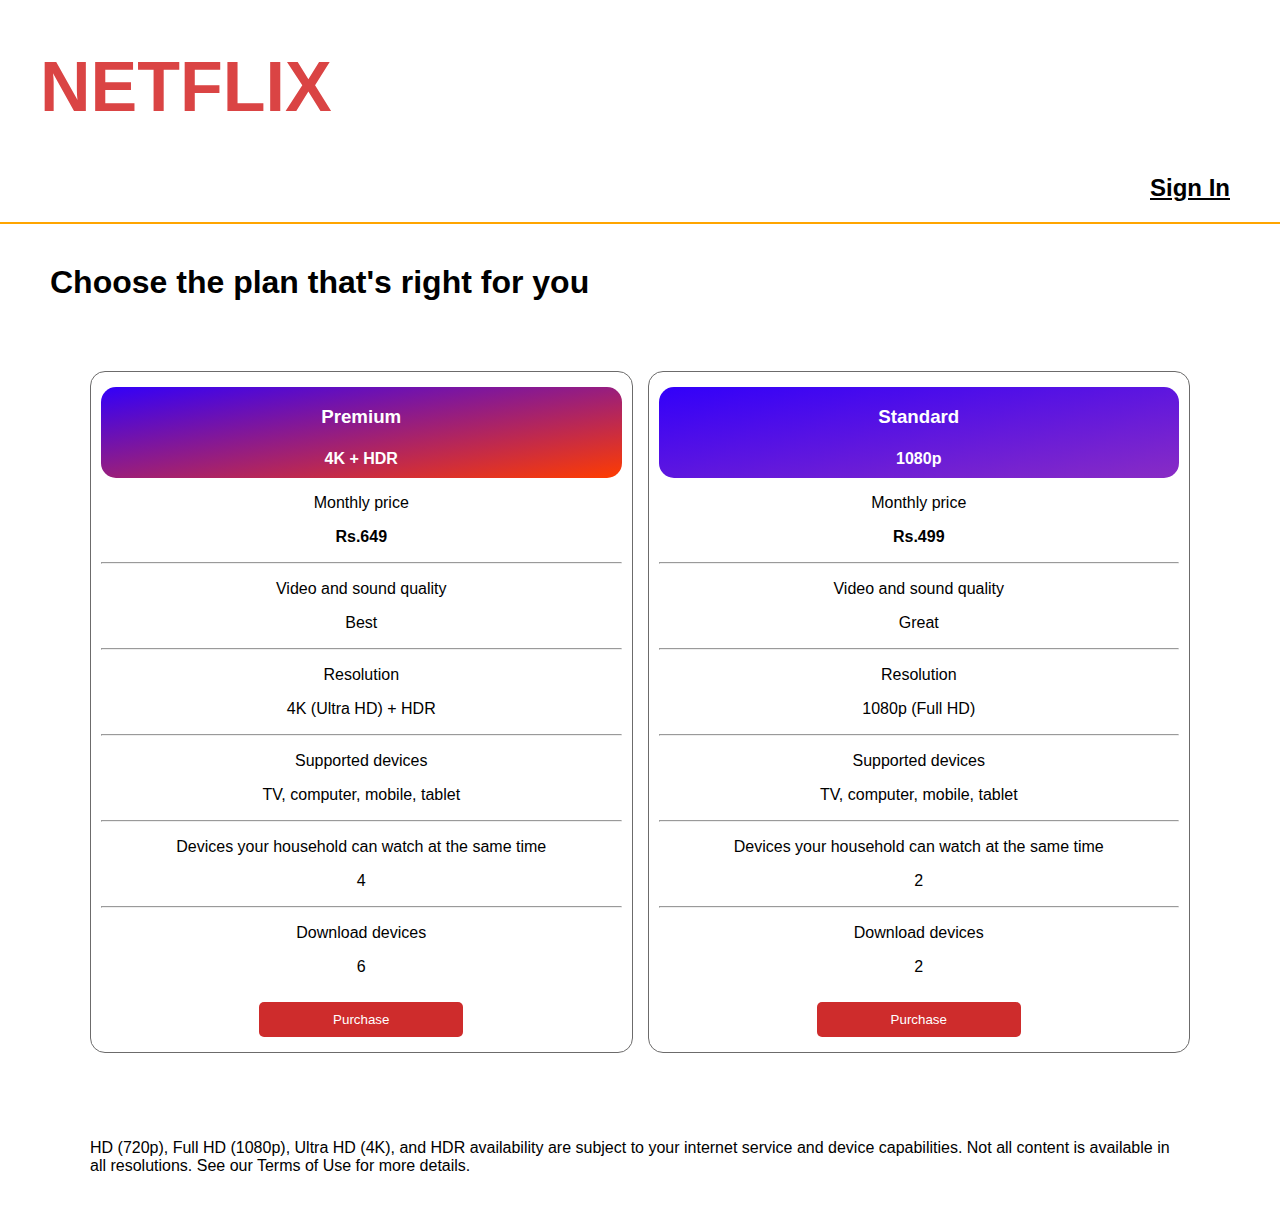
<file: index.html>
<!DOCTYPE html>
<html lang="en">
<head>
  <meta charset="UTF-8">
  <meta name="viewport" content="width=device-width, initial-scale=1.0">
  <title>Pricing Page</title>
  <link rel="stylesheet" href="styles.css">
</head>
<body>
  <div id="s">
    <h1>NETFLIX</h1>
  </div>
  <h2><u>Sign In</u></h2>
  <hr color="orange">

  <div id="c">
    <h1>Choose the plan that's right for you</h1>
  </div>

  <div class="box">
    <!-- Plan sections -->
    <div class="plan" onmouseenter="addStyles(this)" onmouseleave="removeStyles(this)">
      <div id="m">
        <h3>Premium</h3>
        <h4>4K + HDR</h4>
      </div>
      <p>Monthly price</p>
      <p><b>Rs.649</b></p><hr>
      <p>Video and sound quality</p>
      <p>Best</p><hr>
      <p>Resolution</p>
      <p>4K (Ultra HD) + HDR</p><hr>
      <p>Supported devices</p>
      <p>TV, computer, mobile, tablet</p><hr>
      <p>Devices your household can watch at the same time</p>
      <p>4</p><hr>
      <p>Download devices</p>
      <p>6</p>
      <div class="q">
        <button class="select-btn" onclick="purchase('Premium')">Purchase</button>
      </div>
    </div>

    <!-- Repeat for other plans -->
    <!-- Standard -->
    <div class="plan" onmouseenter="addStyles(this)" onmouseleave="removeStyles(this)">
      <div class="n">
        <h3>Standard</h3>
        <h4>1080p</h4>
      </div>
      <p>Monthly price</p>
      <p><b>Rs.499</b></p><hr>
      <p>Video and sound quality</p>
      <p>Great</p><hr>
      <p>Resolution</p>
      <p>1080p (Full HD)</p><hr>
      <p>Supported devices</p>
      <p>TV, computer, mobile, tablet</p><hr>
      <p>Devices your household can watch at the same time</p>
      <p>2</p><hr>
      <p>Download devices</p>
      <p>2</p>
      <div class="q">
        <button class="select-btn" onclick="purchase('Standard')">Purchase</button>
      </div>
    </div>
    <!-- Other plans here... -->
  </div>

  <div class="box">
    <p>
      HD (720p), Full HD (1080p), Ultra HD (4K), and HDR availability are subject to your internet service 
      and device capabilities. Not all content is available in all resolutions. See our Terms of Use for more details.
    </p>
  </div>
  <script src="scripts.js"></script>
</body>
</html>
</file>
<file: styles.css>
body {
  font-family: Arial, sans-serif;
  margin: 0;
  padding: 0;
}

#c {
  margin-top: 40px;
  margin-left: 50px;
}

.box {
  display: flex;
  justify-content: center;
  gap: 15px;
  margin: 70px 90px 20px 90px;
}

.plan {
  border: 1px solid #6c6b6b;
  border-radius: 15px;
  padding: 10px;
  flex: 1;
  text-align: center;
  transition: margin 0.3s ease-in-out;
}

#m {
  height: 90px;
  background-image: linear-gradient(to bottom right, rgb(50, 0, 250), rgb(255, 60, 0));
  border-radius: 15px;
  color: white;
  padding-top: 1px;
  margin-top: 5px;
}

.n {
  height: 90px;
  background: linear-gradient(to bottom right, rgb(50, 0, 250), rgb(137, 44, 196));
  border-radius: 15px;
  color: white;
  padding-top: 1px;
  margin-top: 5px;
}

button {
  background-color: #ce2c2c;
  color: #fff;
  border: none;
  padding: 10px;
  border-radius: 5px;
  cursor: pointer;
  margin-top: 5px;
  width: 40%;
}

button:hover {
  background-color: #cf8a83;
}

button.select-btn.selected:hover {
  background-color: #ce2c2c;
}

.q {
  text-align: center;
  margin-top: 10px;
  padding: 5px;
}

@media screen and (max-width: 600px) {
  .box {
    flex-direction: column;
  }
}

h2 {
  text-align: right;
  margin-top: 0;
  margin-right: 50px;
}

#s {
  margin-top: 40px;
  margin-left: 40px;
  color: rgb(218, 68, 68);
  font-size: 35px;
  text-decoration: wavy;
  font-family: 'Lucida Sans', 'Lucida Sans Regular', 'Lucida Grande', 
               'Lucida Sans Unicode', Geneva, Verdana, sans-serif;
}
</file>
